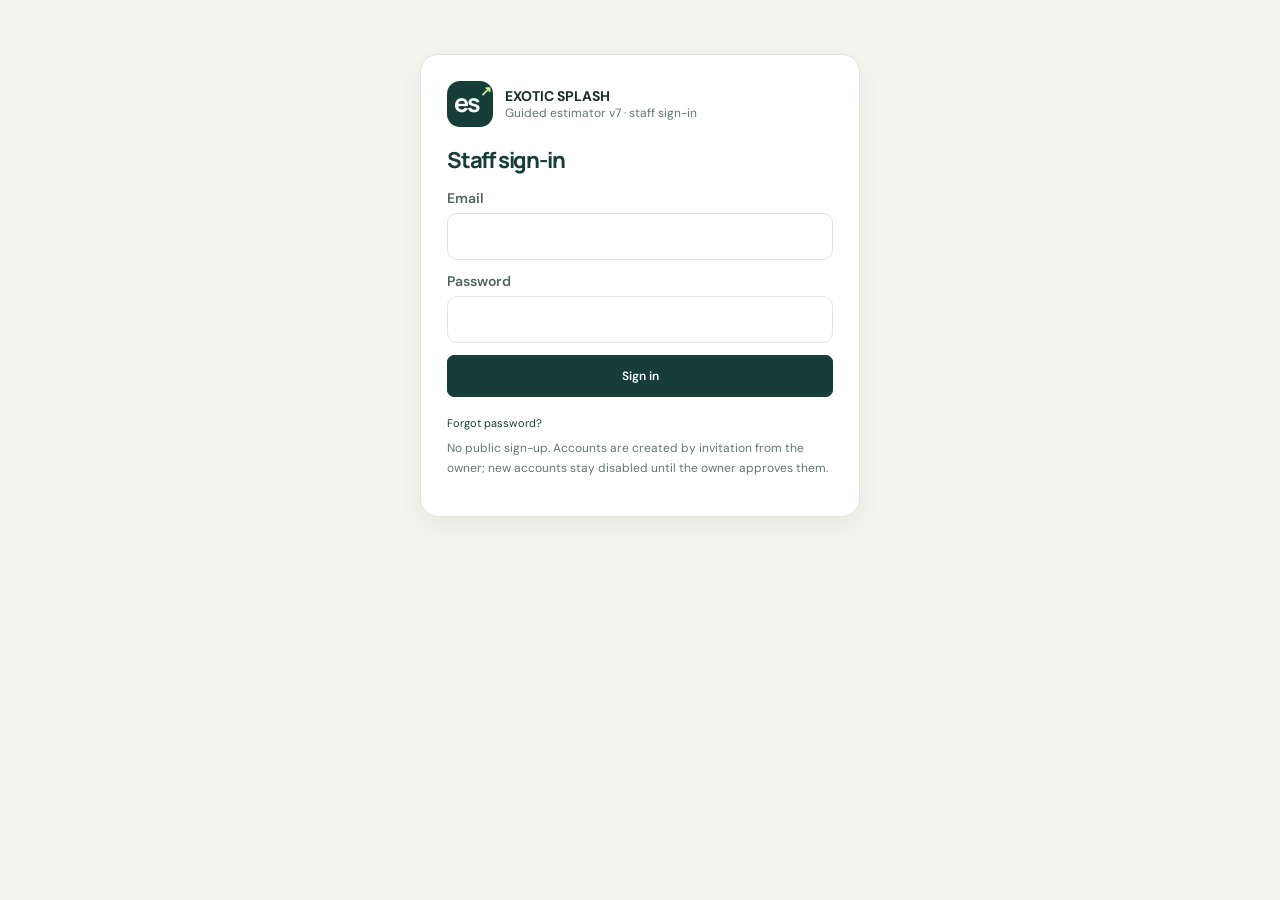
<file: index.html>
<!DOCTYPE html>
<html lang="en">
<head>
<meta charset="utf-8">
<meta name="viewport" content="width=device-width,initial-scale=1,viewport-fit=cover">
<meta name="theme-color" content="#163d37">
<meta name="referrer" content="no-referrer">
<meta name="robots" content="noindex,nofollow">
<title>Exotic Splash | Guided Estimator v7 (staff sign-in)</title>
<meta name="description" content="Exotic Splash staff estimator. Staff sign-in; pricing enforced by the server.">
<link rel="stylesheet" href="css/app.css">
<link rel="stylesheet" href="css/auth.css">
<link rel="stylesheet" href="css/mobile.css">
</head>
<body>
<div id="gate" class="gate" aria-live="polite"><p class="gate-loading" data-gate-state="loading">Loading…</p></div>
<div id="appRoot" hidden>
<div id="modeBanner" class="mode-banner" role="alert" hidden></div>
<div class="app-shell">
<aside class="sidebar">
  <div class="sidebar-top">
    <button type="button" class="menu-toggle" id="menuToggle" aria-expanded="false" aria-controls="nav"><span class="menu-bars" aria-hidden="true"></span><span>Menu</span></button>
    <a class="brand" href="#"><span class="brand-mark">es<span>↗</span></span><span>EXOTIC SPLASH<small>GUIDED ESTIMATOR v7</small></span></a>
    <span class="save-pill" id="savePillHeader" role="status" data-state="saved">Saved</span>
    <button type="button" class="quiet icon-btn" id="replayWalkthrough" aria-label="Replay the introduction">?</button>
  </div>
  <div class="side-label">WORKSPACE</div>
  <nav id="nav">
    <button data-view="guided" class="active">▦ <span>Guided workflow</span></button>
    <button data-view="jobs">☰ <span>Jobs</span></button>
    <button data-view="rates">⚙ <span>Costs & pricing</span></button>
    <button data-view="customer">▤ <span>Customer doc</span></button>
    <button data-view="guide">📘 <span>Install guide</span></button>
    <button data-view="subcontractor">▣ <span>Subcontractor</span></button>
    <button data-view="internal">◷ <span>Internal plan</span></button>
  </nav>
  <div class="side-bottom">
    <span class="status-dot"></span> <span id="saveStatus">Saved locally · Cloud OFF</span>
    <p id="sideNote">Private workspace<br/>Jobs stay in this browser. Cloud backup is not configured.</p>
    <div class="cloud-badge off" id="sideCloud" style="margin:10px 0">CLOUD OFF</div>
    <button class="text-button" id="helpBtn">What information do I need? ↗</button>
  </div>
</aside>
<div class="main-shell">
  <header class="topbar">
    <span id="breadcrumb">Guided / Field workflow</span>
    <div class="top-actions">
      <button id="backup" class="quiet">↓ Backup</button>
      <label class="quiet file-label" id="restoreLabel">↑ Restore<input id="restore" type="file" accept="application/json" hidden></label>
      <button id="newJob" class="quiet">+ New job</button>
      <button id="signOutTop" class="quiet" type="button" hidden>Sign out</button>
    </div>
  </header>
  <main id="main"></main>
  <footer class="app-footer">EXOTIC SPLASH EPOXY LLC <span id="footMode">Guided v7 · offline demo · local only</span></footer>
</div>
</div>
</div>
<div id="printHost"></div>
<div id="toast" role="status" aria-live="polite"></div>
<dialog id="helpDialog">
  <button class="dialog-close" aria-label="Close help">×</button>
  <span class="eyebrow">BEFORE YOU QUOTE</span>
  <h2>Walk the job. Capture as you go.</h2>
  <ol>
    <li>Customer name, company, phone/email, and full job address (creates the local job).</li>
    <li>Named floor areas with sq ft and optional photo references (reference only — no auto measure).</li>
    <li>Slab condition and prep. Moisture-control primer is optional and OFF by default — select deliberately with price visible.</li>
    <li>System selections: color, flake/solid/metallic/sealer, topcoat, slip-resistant texture.</li>
    <li>Payment option, property add-in, mileage, crew, and terms.</li>
    <li>Export customer estimate + install guide, subcontractor, or internal docs. Backup JSON. Cloud stays OFF until approved setup.</li>
  </ol>
  <p class="notice">Starting prices are editable planning allowances. Confirm slab, moisture testing needs, and product system before committing. This file does not upload, host links, or message anyone.</p>
</dialog>
<!-- Public runtime config (Supabase URL + anon/publishable key ONLY). -->
<script src="public-config.js"></script>
<script src="vendor/supabase-js-2.119.0.umd.js" integrity="sha384-uteMfOloLDGt042uDz+xHGF3ym63/WQ6rFq7murQRG8Ih7QrXGEGNtWd8688sb4O"></script>
<script src="js/price-sanity.js"></script>
<script src="js/epoxy-engine.js"></script>
<script src="js/discount-approval.js"></script>
<script src="js/discount-client.js"></script>
<script src="js/quote-core.js"></script>
<script src="js/price-proposals.js"></script>
<script src="js/es-config.js"></script>
<script src="js/es-cloud.js"></script>
<script src="ui/job-board.js"></script>
<script src="js/followup-core.js"></script>
<script src="js/followup-ui.js"></script>
<script src="js/guided-app.js"></script>
<script src="js/mobile-ux.js"></script>
<script src="js/es-gate.js"></script>
</body>
</html>
</file>
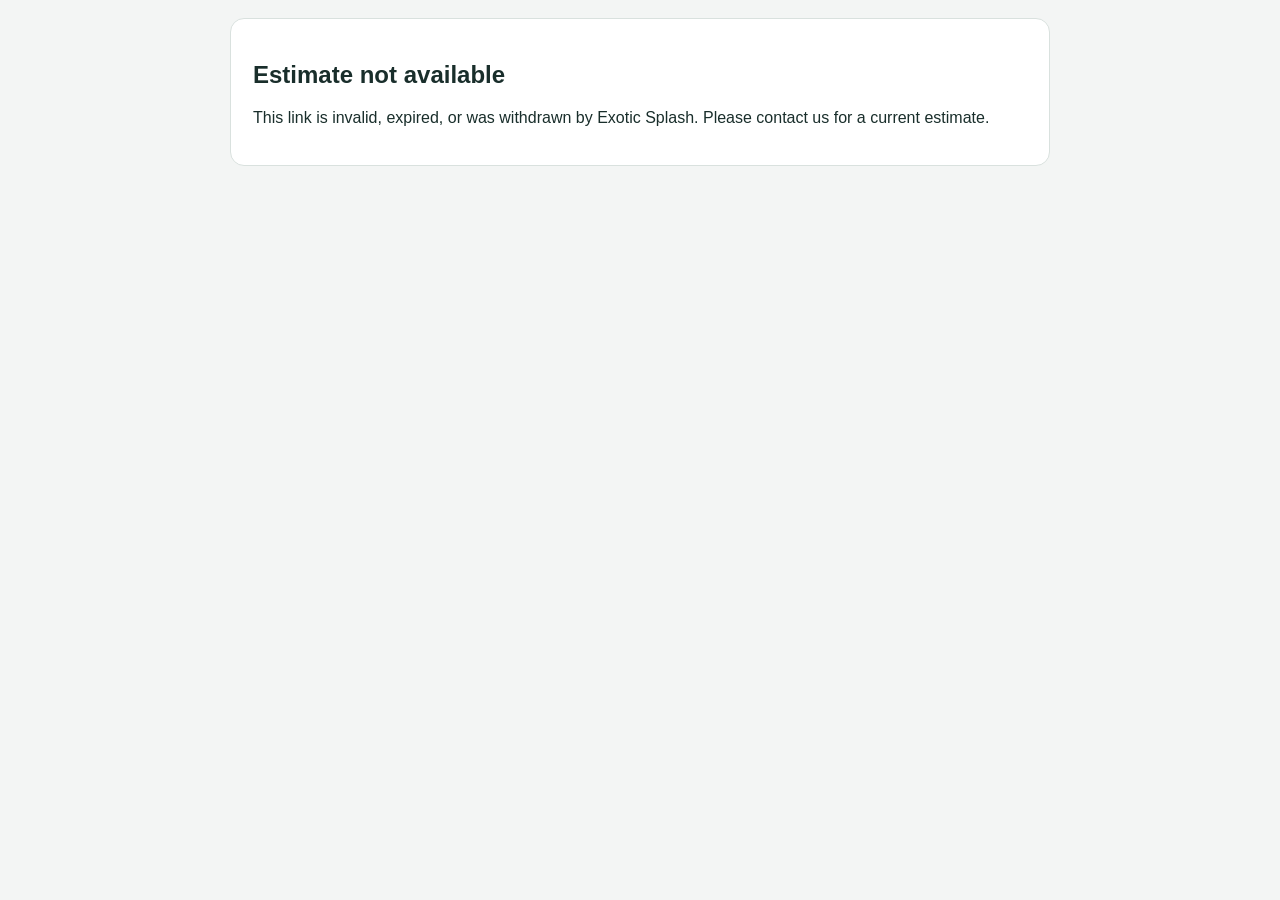
<file: estimate.html>
<!DOCTYPE html>
<html lang="en">
<head>
<meta charset="utf-8">
<meta name="viewport" content="width=device-width,initial-scale=1">
<meta name="referrer" content="no-referrer">
<meta name="robots" content="noindex,nofollow">
<title>Your estimate | Exotic Splash Epoxy</title>
<style>
body{margin:0;font-family:Arial,Helvetica,sans-serif;background:#f3f5f4;color:#192e2b}
.wrap{max-width:820px;margin:0 auto;padding:18px}
.est-card{background:#fff;border:1px solid #d9e1de;border-radius:14px;padding:22px}
.est-head{display:flex;justify-content:space-between;gap:16px;flex-wrap:wrap;border-bottom:2px solid #163d37;padding-bottom:12px}
.est-brand{font-weight:800;font-size:20px;color:#163d37}.est-contact{font-size:12px;color:#55625f}
.est-title h1{margin:0;font-size:24px}.est-title p{margin:4px 0 0;color:#55625f}
h2{font-size:15px;margin:20px 0 8px;color:#163d37}
table{width:100%;border-collapse:collapse}td,th{padding:8px;border-bottom:1px solid #e5ebe9;text-align:left;font-size:14px;vertical-align:top}
td small{display:block;color:#66736f;font-size:12px}.num{text-align:right;white-space:nowrap}
.est-totals{margin-top:8px}.est-totals .grand td{font-weight:800;font-size:17px;border-top:2px solid #163d37}
.est-pending{background:#fff4e0;border:1px solid #e0a040;padding:12px;border-radius:10px;margin:12px 0}
.est-opts{display:grid;grid-template-columns:repeat(auto-fit,minmax(180px,1fr));gap:8px}.opt{border:1px solid #d9e1de;border-radius:10px;padding:10px;display:flex;flex-direction:column;gap:4px}.opt.sel{border-color:#163d37;background:#eef6f3}
.est-pre{white-space:pre-wrap}.est-note{font-size:13px;color:#55625f}.est-foot{margin-top:22px;font-size:12px;color:#66736f;border-top:1px solid #e5ebe9;padding-top:10px}
.state{padding:28px;text-align:center;color:#55625f}
.est-accept{margin-top:22px;padding:16px;border:1px solid #c7dcb0;border-radius:12px;background:#f6faf2}
.est-accept h2{margin-top:0}.est-accept label{display:grid;gap:6px;font-size:14px;font-weight:600;margin:10px 0}
.est-accept input,.est-accept textarea{font:inherit;padding:10px;border:1px solid #d9e1de;border-radius:8px;font-size:16px}
.est-accept button{font:inherit;font-weight:700;padding:12px 18px;border:0;border-radius:10px;background:#163d37;color:#fff;cursor:pointer}
.est-accept button[disabled]{opacity:.6;cursor:default}.est-accept-msg{margin-top:10px;color:#7a2620;font-size:14px}
.est-accepted{margin-top:22px;padding:14px;border:1px solid #c7dcb0;border-radius:12px;background:#eef6e6}
@media print{body{background:#fff}.wrap{padding:0}.est-card{border:0}.noprint{display:none}}
</style>
</head>
<body>
<div class="wrap">
  <div id="estimate" class="state" aria-live="polite">Loading your estimate…</div>
  <p class="noprint" style="text-align:center;margin-top:14px"><button id="printBtn" type="button" hidden>Print / save PDF</button></p>
</div>
<script src="public-config.js"></script>
<script src="vendor/supabase-js-2.119.0.umd.js" integrity="sha384-uteMfOloLDGt042uDz+xHGF3ym63/WQ6rFq7murQRG8Ih7QrXGEGNtWd8688sb4O"></script>
<script src="js/es-config.js"></script>
<script src="js/es-cloud.js"></script>
<script src="js/es-estimate-view.js"></script>
<script>
(async function(){
  'use strict';
  const host=document.getElementById('estimate');
  const show=(html,st)=>{host.className='';host.innerHTML=html;host.dataset.estimateState=st};
  const cfg=EsConfig.validate(window.ES_PUBLIC_CONFIG);
  if(cfg.state!=='ok'){host.textContent='This estimate page is not configured yet. Please contact Exotic Splash for your estimate.';host.dataset.estimateState='unconfigured';return}
  const token=EsEstimateView.tokenFromHash(location.hash);
  if(!token){show(EsEstimateView.render(null),'unavailable');return}
  try{
    const client=supabase.createClient(cfg.url,cfg.key,{auth:{persistSession:false,autoRefreshToken:false,detectSessionInUrl:false}});
    const cloud=EsCloud.create(client);
    const data=await cloud.getSharedEstimate(token);
    let acceptance=null;
    if(data&&data.estimate){try{acceptance=await cloud.getEstimateAcceptance(token)}catch(e){acceptance=null}}
    const paint=()=>show(EsEstimateView.render(data,acceptance),data&&data.estimate?'ok':'unavailable');
    paint();
    if(data){const b=document.getElementById('printBtn');b.hidden=false;b.onclick=()=>print();}
    document.addEventListener('submit',async ev=>{
      const f=ev.target;if(!f||f.id!=='acceptForm')return;ev.preventDefault();
      const name=(document.getElementById('acceptName').value||'').trim();
      const note=(document.getElementById('acceptNote').value||'').trim();
      const msg=document.getElementById('acceptMsg'),btn=document.getElementById('acceptBtn');
      if(!name){msg.textContent='Please enter your name.';return}
      btn.disabled=true;btn.textContent='Recording…';msg.textContent='';
      try{
        const r=await cloud.acceptSharedEstimate(token,name,note);
        acceptance={accepted_name:r&&r.accepted_name||name,accepted_at:r&&r.accepted_at||new Date().toISOString()};
        paint();
      }catch(e){
        btn.disabled=false;btn.textContent='Accept estimate';
        msg.textContent=(e&&e.message)||'Could not record your acceptance. Please try again or contact Exotic Splash.';
      }
    });
  }catch(e){host.textContent='Could not load the estimate right now. Please try again later or contact Exotic Splash.';host.dataset.estimateState='error'}
})();
</script>
</body>
</html>
</file>
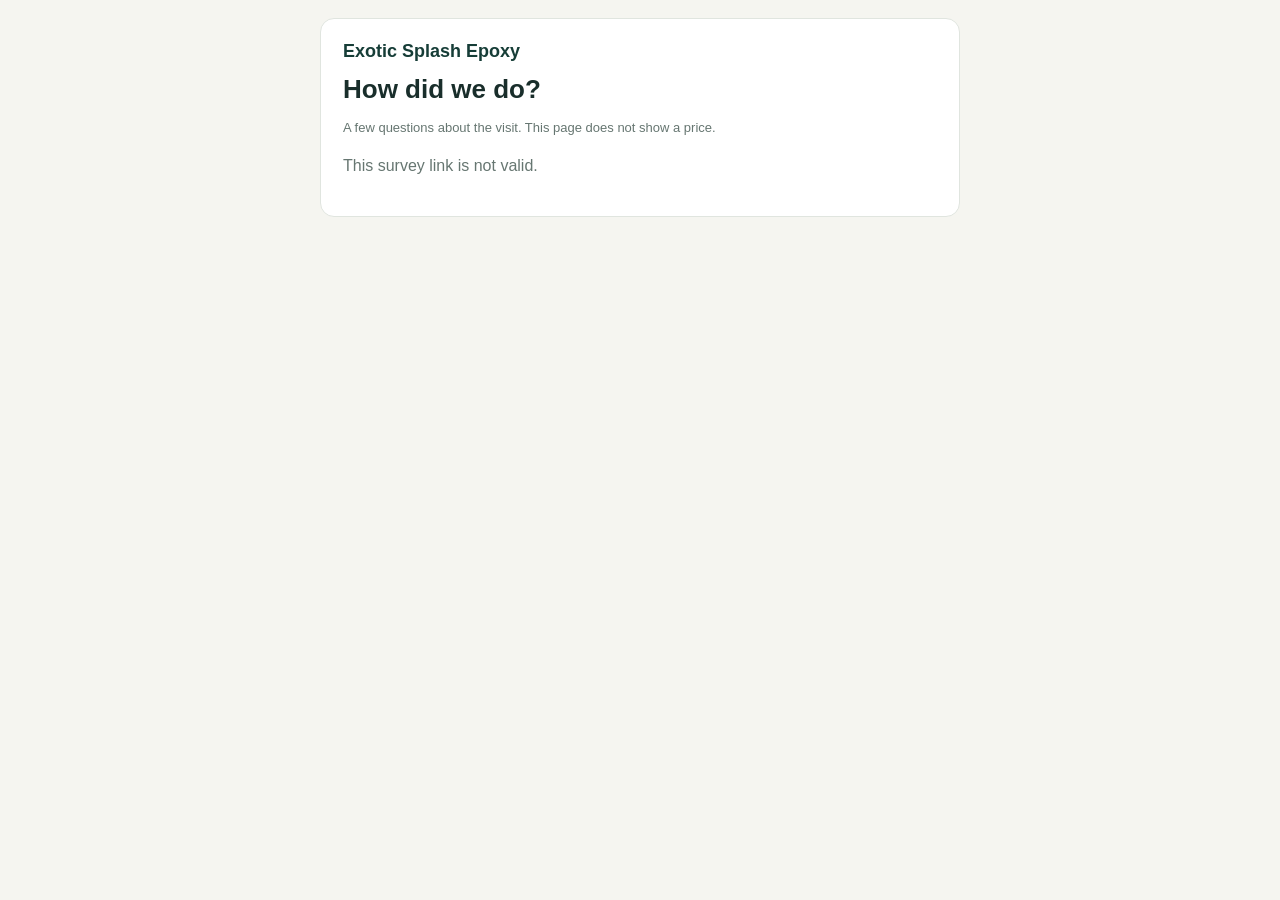
<file: survey.html>
<!DOCTYPE html>
<html lang="en">
<head>
<meta charset="utf-8">
<meta name="viewport" content="width=device-width,initial-scale=1">
<meta name="referrer" content="no-referrer">
<meta name="robots" content="noindex,nofollow">
<title>How did we do? | Exotic Splash Epoxy</title>
<style>
body{margin:0;background:#f5f5f0;color:#192e2b;font-family:Arial,Helvetica,sans-serif}
.wrap{max-width:640px;margin:0 auto;padding:18px}
.card{background:#fff;border:1px solid #e0e5df;border-radius:14px;padding:22px}
.brand{font-weight:800;color:#163d37;font-size:18px}
h1{font-size:26px;margin:12px 0 8px}
p{color:#667671;line-height:1.5}
fieldset{border:1px solid #e0e5df;border-radius:10px;margin:12px 0;padding:12px}
legend{font-weight:700;padding:0 6px}
label{display:block;margin:8px 0;font-size:15px}
textarea,input[type=text]{width:100%;box-sizing:border-box;font:inherit;padding:10px;border:1px solid #d9e1de;border-radius:8px}
.scale label{display:inline-flex;gap:6px;margin-right:10px}
button{font:inherit;font-weight:700;padding:12px 18px;border:0;border-radius:10px;background:#163d37;color:#fff;cursor:pointer}
button[disabled]{opacity:.6;cursor:default}
#surveyMsg{min-height:1.2em}
.note{font-size:13px}
</style>
</head>
<body>
<div class="wrap">
  <div class="card" id="survey" aria-live="polite">
    <div class="brand">Exotic Splash Epoxy</div>
    <h1>How did we do?</h1>
    <p class="note">A few questions about the visit. This page does not show a price.</p>
    <p id="surveyState">Loading…</p>
  </div>
</div>
<script src="public-config.js"></script>
<script src="vendor/supabase-js-2.119.0.umd.js" integrity="sha384-uteMfOloLDGt042uDz+xHGF3ym63/WQ6rFq7murQRG8Ih7QrXGEGNtWd8688sb4O"></script>
<script src="js/es-config.js"></script>
<script src="js/es-cloud.js"></script>
<script src="js/followup-core.js"></script>
<script src="js/followup-ui.js"></script>
<script>
(function(){
  'use strict';
  const host=document.getElementById('survey');
  const stateEl=document.getElementById('surveyState');
  const F=window.EsFollowup;
  const UI=window.EsFollowupUI;
  const params=new URLSearchParams(location.search);
  const preview=params.get('preview')==='1';
  function say(text){stateEl.textContent=text;host.dataset.surveyState=text? 'note':'form'}
  function readAnswers(form){
    const answers={};
    for(const q of F.SURVEY_QUESTIONS){
      if(q.type==='text'){
        const el=form.elements[q.id];
        answers[q.id]=el?el.value:'';
      }else{
        const picked=form.querySelector('input[name="'+q.id+'"]:checked');
        answers[q.id]=picked?picked.value:'';
      }
    }
    return answers;
  }
  function paint(questions){
    stateEl.hidden=true;
    const holder=document.createElement('div');
    holder.innerHTML=UI.surveyForm(questions);
    host.appendChild(holder);
    host.dataset.surveyState='form';
    return holder.querySelector('#surveyForm');
  }
  function thankYou(){
    host.innerHTML='<div class="brand">Exotic Splash Epoxy</div><h1>Thank you.</h1><p>Your answers were saved. This link will not open the survey again.</p>';
    host.dataset.surveyState='done';
  }
  if(preview){
    const form=paint(F.SURVEY_QUESTIONS);
    form.addEventListener('submit',function(ev){
      ev.preventDefault();
      const check=F.validateSurveyAnswers(readAnswers(form));
      const msg=form.querySelector('#surveyMsg');
      if(!check.ok){msg.textContent=check.error||'Please answer each question.';return}
      host.innerHTML='<div class="brand">Exotic Splash Epoxy</div><h1>Preview only.</h1><p>These answers were not saved. Open the link from your text to send them.</p>';
      host.dataset.surveyState='preview-done';
    });
    return;
  }
  const cfg=EsConfig.validate(window.ES_PUBLIC_CONFIG);
  if(cfg.state!=='ok'){say('This survey is not configured yet. Please contact Exotic Splash.');host.dataset.surveyState='unconfigured';return}
  const token=F.tokenFromHash(location.hash);
  if(!F.TOKEN_RE.test(token)){say('This survey link is not valid.');host.dataset.surveyState='invalid';return}
  const client=supabase.createClient(cfg.url,cfg.key,{auth:{persistSession:false,autoRefreshToken:false,detectSessionInUrl:false}});
  const cloud=EsCloud.create(client);
  cloud.getFollowupSurvey(token).then(function(data){
    if(!data||data.ok!==true){
      say(data&&data.code==='used'?'These answers were already sent. Thank you.':'This survey link is not valid.');
      host.dataset.surveyState=data&&data.code==='used'?'used':'invalid';
      return;
    }
    const form=paint(data.questions||F.SURVEY_QUESTIONS);
    form.addEventListener('submit',function(ev){
      ev.preventDefault();
      const answers=readAnswers(form);
      const check=F.validateSurveyAnswers(answers);
      const msg=form.querySelector('#surveyMsg');
      const btn=form.querySelector('#surveySubmit');
      if(!check.ok){msg.textContent=check.error||'Please answer each question.';return}
      btn.disabled=true;
      cloud.submitFollowupSurvey(token,check.answers).then(function(res){
        if(res&&res.ok)thankYou();
        else{btn.disabled=false;msg.textContent=(res&&res.code==='used')?'These answers were already sent.':((res&&res.error)||'Could not save. Please try again.');}
      }).catch(function(){btn.disabled=false;msg.textContent='Could not save. Please try again.';});
    });
  }).catch(function(){say('Could not open the survey right now. Please try again later.');host.dataset.surveyState='error'});
})();
</script>
</body>
</html>
</file>
<file: css/app.css>
/* v6 styles (unchanged, extracted from Exotic_Splash_Estimator_v6.html) */
@import url('https://fonts.googleapis.com/css2?family=DM+Sans:wght@400;450;500;550;600;650;700&family=Manrope:wght@400;500;600;650;700;750;800&display=swap');
:root{--bg:#f5f5f0;--paper:#fff;--ink:#192e2b;--muted:#667671;--line:#e0e5df;--green:#163d37;--lime:#dceb9c;--soft:#edf2e9;--orange:#b76a3a;--red:#a43b35}*{box-sizing:border-box}body{margin:0;background:var(--bg);color:var(--ink);font:14px 'DM Sans',Arial,sans-serif}button,input,select,textarea{font:inherit}button,a,input,select,textarea{outline-offset:4px}button{cursor:pointer}button{border:0}a{color:inherit}.app-shell{display:flex;min-height:100vh}.sidebar{width:246px;background:#fdfdfa;border-right:1px solid var(--line);position:fixed;inset:0 auto 0 0;display:flex;flex-direction:column;padding:34px 22px;z-index:20}.brand{display:flex;align-items:center;gap:12px;text-decoration:none;font:800 12px Manrope,Arial;letter-spacing:.9px}.brand small{display:block;font:500 8px 'DM Sans',Arial;letter-spacing:1.1px;margin-top:5px}.brand-mark{display:block;background:var(--green);color:white;border-radius:13px;width:46px;height:46px;font:700 25px Manrope;padding:4px 7px;position:relative;letter-spacing:-2px}.brand-mark span{font-size:14px;position:absolute;right:3px;top:0;color:var(--lime)}.side-label{font-size:10px;letter-spacing:1.5px;color:#8d9690;margin:52px 14px 15px}nav{display:grid;gap:8px}nav button{background:none;text-align:left;padding:15px;border-radius:8px;color:var(--muted);font-size:17px;display:flex;gap:12px;align-items:center}nav span{font-size:13px;font-weight:600}nav button.active{color:var(--green);background:#eaf0e7}nav button:hover{background:#f0f3ed}.side-bottom{margin-top:auto;padding:28px 12px 0;font-size:11px;color:var(--muted)}.status-dot{display:inline-block;width:6px;height:6px;background:#719350;border-radius:50%;margin-right:3px}.side-bottom p{line-height:1.7;color:#8b948e}.text-button{background:none;padding:0;font-size:11px;color:var(--green)}.main-shell{margin-left:246px;flex:1;min-width:0}.topbar{height:78px;display:flex;justify-content:space-between;align-items:center;border-bottom:1px solid var(--line);padding:0 42px;color:var(--muted);font-size:12px}.top-actions{display:flex;gap:7px}.quiet{padding:9px 11px;background:transparent;border:1px solid var(--line);border-radius:6px;color:var(--ink);font-size:12px}.quiet:hover{background:white}.file-label{cursor:pointer}main{padding:34px 42px 45px;max-width:1660px;margin:auto}.page-head{display:flex;justify-content:space-between;gap:20px;align-items:end;margin-bottom:26px}.eyebrow{display:block;font-size:10px;font-weight:700;letter-spacing:1.8px;color:#79886b;margin-bottom:10px}h1,h2,h3,h4{font-family:Manrope,Arial,sans-serif}h1{font-size:32px;letter-spacing:-1.2px;margin:0 0 8px;font-weight:750}h2{font-size:21px;letter-spacing:-.5px;margin:0 0 9px}h3{font-size:16px;letter-spacing:-.3px;margin:0}p{color:var(--muted);line-height:1.6;margin:0 0 12px}.page-head p{margin:0}.button{display:inline-flex;align-items:center;justify-content:center;gap:8px;padding:12px 16px;border-radius:7px;font-weight:600;font-size:12px;background:var(--green);color:white;text-decoration:none;border:1px solid var(--green)}.button:hover{background:#28534a}.button.secondary{background:white;color:var(--green);border-color:var(--line)}.button.secondary:hover{background:var(--soft)}.button.lime{background:var(--lime);color:var(--green);border-color:var(--lime)}.button.small{padding:8px 11px;font-size:11px}.layout{display:grid;grid-template-columns:minmax(0,1fr) 306px;gap:25px;align-items:start}.stack{display:grid;gap:20px}.card{background:var(--paper);border:1px solid var(--line);border-radius:12px;padding:25px;box-shadow:0 2px 3px #153b3010}.card-head{display:flex;align-items:center;gap:12px;margin-bottom:22px}.step{display:grid;place-items:center;background:var(--soft);border:1px solid var(--line);width:31px;height:31px;border-radius:50%;font-size:11px;color:#6a7c5b}.card-head .sub{font-size:11px;color:var(--muted);margin-top:4px}.card-head .right{margin-left:auto}.fields{display:grid;grid-template-columns:repeat(2,minmax(0,1fr));gap:16px}.fields.three{grid-template-columns:repeat(3,minmax(0,1fr))}.fields.four{grid-template-columns:repeat(4,minmax(0,1fr))}.field{display:flex;flex-direction:column;gap:7px;min-width:0}.field.full{grid-column:1/-1}label{font-size:11px;font-weight:600;color:#52645c}.field input,.field select,.field textarea{width:100%;border:1px solid #dbe1da;background:#fcfcfa;color:var(--ink);border-radius:6px;padding:11px 12px;font-size:13px;min-height:41px}.field input:focus,.field select:focus,.field textarea:focus{border-color:#73977e;outline:2px solid #e1ecd7}.field small{font-size:10px;color:#7b887f;line-height:1.5}.field textarea{min-height:80px;resize:vertical}.field input[type=checkbox]{width:16px;height:16px;min-height:0;accent-color:var(--green)}.check-label{display:flex;align-items:center;gap:8px;line-height:1.5;margin:12px 0}.area{border:1px solid var(--line);border-radius:9px;padding:19px;background:#fdfdfb;margin:12px 0}.area-top{display:flex;align-items:center;gap:8px;justify-content:space-between;margin-bottom:15px}.area-badge{font-size:9px;letter-spacing:1.1px;color:#849276;font-weight:700}.remove{background:none;color:#89948c;font-size:20px;padding:0 3px}.finish-picker{display:grid;grid-template-columns:repeat(5,1fr);gap:6px;margin:15px 0}.finish-choice{font-size:10px;padding:10px 3px;border:1px solid var(--line);border-radius:6px;background:white;color:#6b7b70;line-height:1.5}.finish-choice.active{border-color:var(--green);color:var(--green);background:#edf3e8;font-weight:700}.finish-choice .swatch{display:block;margin:0 auto 7px;width:26px;height:22px;border-radius:4px;border:1px solid #00000010}.swatch.solid{background:#b6c1b5}.swatch.flake{background-color:#b6b5a3;background-image:radial-gradient(#fff 15%,transparent 20%),radial-gradient(#525951 15%,transparent 20%);background-position:0 0,3px 4px;background-size:7px 8px}.swatch.metallic{background:linear-gradient(130deg,#a1a99e 5%,#e3d3a8 30%,#738675 49%,#efe6ce 60%,#8b9b8c 100%)}.swatch.sealer{background:linear-gradient(15deg,#c9c4b6,#e0ddce)}.swatch.level{background:#a1a69c}.area-options{border-top:1px solid var(--line);margin-top:15px;padding-top:8px}.depth-row{margin-top:12px}.add-area{width:100%;padding:13px;border:1px dashed #a6b8a2;color:var(--green);background:#f7faf2;border-radius:7px;font-size:12px;font-weight:600}.summary{position:sticky;top:22px;display:grid;gap:14px}.quote-summary{background:var(--green);color:white;border:0;padding:24px;border-radius:12px}.summary-label{font-size:10px;letter-spacing:1.5px;color:#bbd2bc}.big-total{font:600 38px Manrope,Arial;letter-spacing:-1.5px;margin:13px 0 4px}.per-sqft{color:#c4d9ca;font-size:11px}.summary-rule{border-top:1px solid #ffffff25;margin:22px 0 14px}.summary-row{display:flex;justify-content:space-between;gap:8px;margin:10px 0;font-size:12px;color:#d8e5da}.summary-row strong{color:white;font-weight:500}.summary button{width:100%;margin-top:15px}.summary-note{font-size:10px;color:#bed2c3;margin:12px 0 0;line-height:1.6}.cost-mini{border:1px solid var(--line);border-radius:11px;padding:20px;background:#eeefe6}.cost-mini .summary-row{color:#637463}.cost-mini .summary-row strong{color:var(--green)}.cost-mini .eyebrow{color:#7d886e}.cost-mini .loss{color:var(--red)}.notice{font-size:11px;line-height:1.7;padding:13px 15px;background:#f8f2e5;border:1px solid #e9dfc7;border-radius:7px;color:#8c7447}.notice.error{color:var(--red);background:#fff0ec;border-color:#edcec5}.notice.good{color:var(--green);background:#edf3e8;border-color:#dce7d7}.divider{border-top:1px solid var(--line);margin:20px 0}.inline-actions{display:flex;gap:8px;flex-wrap:wrap}.route-message{font-size:11px;line-height:1.6;color:var(--muted);margin:12px 0}.route-disclosure{font-size:10px;color:#8c948a;margin:9px 0}.method-note{font-size:11px;color:#748174;margin:12px 0 0}.pricing-extra{margin-top:16px}.metrics{display:grid;grid-template-columns:repeat(4,1fr);gap:14px;margin:22px 0}.metric{background:white;border:1px solid var(--line);padding:18px;border-radius:8px}.metric span{display:block;font-size:10px;color:var(--muted);margin-bottom:10px}.metric strong{font:650 22px Manrope;letter-spacing:-.5px}.metric small{display:block;margin-top:7px;color:#8a958b;font-size:10px}.table-wrap{overflow-x:auto}table{width:100%;border-collapse:collapse;font-size:12px}th{background:#f0f3ec;color:#687861;text-align:left;font-size:10px;letter-spacing:.3px;padding:12px}td{padding:13px 12px;border-bottom:1px solid var(--line);line-height:1.6}td small{display:block;font-size:10px;color:#7e8a7e}th.num,td.num{text-align:right;white-space:nowrap}.total-row{font-weight:700;background:#f6f8f0}details{border:1px solid var(--line);background:white;border-radius:10px;margin:15px 0}summary{cursor:pointer;list-style:none;font:650 15px Manrope;padding:21px;display:flex;justify-content:space-between;gap:10px}summary:after{content:'+';color:#809171}details[open] summary:after{content:'−'}details>.detail-body{padding:0 23px 23px}details p{font-size:12px}.product-edit{display:grid;grid-template-columns:1.5fr 1fr 1fr 1fr;gap:12px;padding:16px 0;border-top:1px solid var(--line);align-items:end}.product-name{font-weight:600;font-size:12px;padding-bottom:12px}.product-name small{display:block;font-size:10px;color:#7b887c;font-weight:400;margin-top:4px}.rate-banner{padding:20px;background:#e9efde;border-radius:9px;display:flex;gap:15px;align-items:start}.rate-banner p{font-size:12px;margin:0}.document{background:white;max-width:900px;margin:0 auto;border:1px solid var(--line);border-radius:8px;padding:45px;box-shadow:0 7px 25px #203b2010}.doc-top{display:flex;justify-content:space-between;gap:15px;border-bottom:2px solid var(--green);padding-bottom:25px;margin-bottom:25px}.doc-brand{font:750 21px Manrope;max-width:360px}.doc-contact{font-size:11px;line-height:1.7;color:#6a776e;margin-top:9px}.doc-title{text-align:right}.doc-title h2{font-size:21px;text-transform:uppercase;letter-spacing:1px}.doc-title p{font-size:11px;margin:0}.doc-client{display:grid;grid-template-columns:1fr 1fr;gap:20px;margin-bottom:25px;font-size:12px;line-height:1.8}.doc-caption{display:block;font-size:9px;letter-spacing:1px;color:#819078;margin-bottom:6px;text-transform:uppercase}.doc-total{max-width:330px;margin:20px 0 25px auto}.doc-total>div{display:flex;justify-content:space-between;padding:7px;font-size:12px}.doc-total .grand{background:var(--green);color:white;padding:14px;font-size:17px;font-weight:700;margin-top:7px}.doc-terms{font-size:11px;color:#667569;line-height:1.8}.doc-terms h4{font-size:12px;color:var(--green);margin:20px 0 6px}.signature{display:flex;gap:30px;margin-top:38px;font-size:10px}.signature>div{flex:1;border-top:1px solid #9ba99a;padding-top:8px}.doc-tools{display:flex;justify-content:space-between;gap:12px;margin-bottom:20px;align-items:center}.doc-tools p{font-size:12px;margin:0}.app-footer{display:flex;justify-content:space-between;padding:22px 42px;border-top:1px solid var(--line);font-size:9px;letter-spacing:1.3px;color:#98a08f}.app-footer span{letter-spacing:0}dialog{border:1px solid var(--line);border-radius:14px;padding:35px;max-width:560px;color:var(--ink);width:calc(100% - 28px)}dialog::backdrop{background:#102d2780;backdrop-filter:blur(3px)}dialog ol{padding-left:20px;color:var(--muted);font-size:13px;line-height:1.8}.dialog-close{position:absolute;right:15px;top:10px;font-size:25px;background:none;color:var(--muted)}#toast{position:fixed;bottom:25px;left:50%;transform:translateX(-50%);background:var(--green);color:white;border-radius:8px;padding:13px 23px;font-size:12px;box-shadow:0 5px 20px #0003;display:none;z-index:100}#toast.show{display:block}#printHost{display:none}.empty{padding:35px;text-align:center;color:var(--muted)}.span-full{grid-column:1/-1}.mobile-word{display:none}.option-grid{display:grid;grid-template-columns:repeat(auto-fit,minmax(190px,1fr));gap:10px;margin:4px 0 14px}.option-card{text-align:left;background:white;border:1px solid var(--line);border-radius:9px;padding:14px;color:var(--ink);display:flex;flex-direction:column;gap:5px;line-height:1.45}.option-card:hover{background:#f7faf2}.option-card.active{border:2px solid var(--green);background:#edf3e8;padding:13px}.option-card .opt-name{font:700 12px Manrope,Arial}.option-card .opt-total{font:700 20px Manrope,Arial;letter-spacing:-.4px;color:var(--green)}.option-card .opt-meta{font-size:10px;color:var(--muted)}.option-card .opt-save{font-size:10px;color:#4f7a3a;font-weight:700}.option-card ul{margin:4px 0 0;padding-left:15px;font-size:10px;color:#52645c}.pill{display:inline-block;font-size:9px;font-weight:700;letter-spacing:.8px;background:var(--lime);color:var(--green);border-radius:20px;padding:2px 8px;margin-left:6px;vertical-align:middle}.formula{font-size:11px;line-height:1.7;color:#52645c;background:#f6f8f0;border:1px solid var(--line);border-radius:7px;padding:10px 12px;margin-top:12px}.doc-options td,.doc-options th{vertical-align:top}.doc-options tr.selected td{background:#edf3e8;font-weight:600}.doc-options ul{margin:0;padding-left:14px}
@media(min-width:1500px){.layout{grid-template-columns:minmax(0,1fr) 340px}.card{padding:30px}.big-total{font-size:42px}}
@media(max-width:1150px){.sidebar{width:205px;padding:28px 15px}.brand{font-size:10px;gap:8px}.brand-mark{width:39px;height:41px}.main-shell{margin-left:205px}.topbar{padding:0 25px}main{padding:28px 25px}.layout{grid-template-columns:minmax(0,1fr) 265px;gap:18px}.card{padding:20px}.fields.three,.fields.four{grid-template-columns:repeat(2,minmax(0,1fr))}.big-total{font-size:32px}.finish-choice{font-size:9px}}
@media(max-width:900px){.sidebar{position:static;width:100%;padding:18px 20px;border-right:0;border-bottom:1px solid var(--line)}.app-shell{display:block}.brand{font-size:12px}.side-label,.side-bottom{display:none}nav{grid-template-columns:repeat(4,1fr);gap:4px;margin-top:20px}nav button{padding:10px 8px;justify-content:center;gap:6px;font-size:14px}nav span{font-size:10px}.main-shell{margin:0}.topbar{height:59px}.layout{grid-template-columns:minmax(0,1fr) 270px}.product-edit{grid-template-columns:1.2fr 1fr 1fr 1fr}.page-head h1{font-size:27px}.app-footer{padding:20px 25px}}
@media(max-width:700px){main{padding:25px 16px 30px}.topbar{padding:0 16px}.topbar>span{display:none}.top-actions{justify-content:space-between;width:100%}.layout{grid-template-columns:1fr}.summary{position:static;grid-template-columns:1fr}.quote-summary{padding:23px}.summary .big-total{font-size:37px}.page-head{align-items:start;gap:10px}.page-head p{font-size:12px;max-width:270px}.page-head>.button{font-size:10px;padding:9px;white-space:nowrap}.eyebrow{font-size:9px}h1{font-size:26px}.card{padding:19px 16px}.fields{gap:13px}.fields.three,.fields.four{grid-template-columns:repeat(2,minmax(0,1fr))}.area{padding:15px 12px}.field input,.field select,.field textarea{font-size:16px;padding:10px}.field label{font-size:10px}.finish-choice{font-size:10px}.finish-picker{gap:4px}.metrics{grid-template-columns:1fr 1fr;gap:9px}.metric{padding:14px}.metric strong{font-size:20px}.product-edit{grid-template-columns:1fr 1fr 1fr;gap:8px}.product-name{grid-column:1/-1;padding-bottom:0}.product-edit .field input{font-size:14px}.product-edit label{font-size:9px}.document{padding:22px 16px}.doc-top{gap:12px}.doc-brand{font-size:17px}.doc-title h2{font-size:16px}.doc-client{grid-template-columns:1fr;gap:14px}.document table{font-size:10px}.document th,.document td{padding:9px 5px}.doc-tools{align-items:start;flex-direction:column}.app-footer{font-size:8px;padding:20px 16px}.app-footer span{display:none}.brand{justify-content:center}nav button{flex-direction:column;gap:4px}nav span{font-size:9px}.sidebar{padding:15px 12px}.signature{gap:20px}.doc-total{max-width:none}summary{padding:18px;font-size:14px}details>.detail-body{padding:0 17px 18px}}
@media print{@page{size:letter;margin:.55in}body{background:white;font-family:Arial,sans-serif}.app-shell,dialog,#toast{display:none!important}#printHost{display:block!important}.document{border:0;box-shadow:none;padding:0;max-width:none;border-radius:0}.document .doc-brand{font-family:Arial;font-size:20px}.document table{font-size:10px}.document th,.document td{padding:8px 6px}.document h2{font-family:Arial}.doc-top,.doc-client,tr,.signature{break-inside:avoid}.doc-terms{font-size:10px}.doc-terms h4{break-after:avoid}.document .grand{background:#e8eeea!important;color:#163d37!important}.internal-print{font-size:10px}.internal-print h3{margin:20px 0 10px}.internal-print .metrics{display:grid;grid-template-columns:repeat(4,1fr)}.internal-print .metric{padding:10px}.internal-print .metric strong{font-size:15px}.notice{font-size:10px}*{-webkit-print-color-adjust:exact;print-color-adjust:exact}}



/* Guided v3 additions */
.wizard-rail{display:flex;gap:6px;overflow-x:auto;padding:0 0 14px;margin:0 0 8px;-webkit-overflow-scrolling:touch}
.wizard-step{flex:0 0 auto;display:flex;align-items:center;gap:8px;padding:10px 12px;border:1px solid var(--line);border-radius:999px;background:white;color:var(--muted);font-size:11px;font-weight:600}
.wizard-step .n{width:22px;height:22px;border-radius:50%;display:grid;place-items:center;background:var(--soft);font-size:10px}
.wizard-step.active{border-color:var(--green);color:var(--green);background:#edf3e8}
.wizard-step.done{border-color:#c5d6b8;color:#4f7a3a}
.wizard-step.done .n{background:var(--lime)}
.progress-bar{height:6px;background:#e7ece4;border-radius:99px;overflow:hidden;margin-bottom:18px}
.progress-bar>i{display:block;height:100%;background:var(--green);width:0;transition:width .25s}
.nav-footer{display:flex;justify-content:space-between;gap:10px;flex-wrap:wrap;margin-top:18px;padding-top:14px;border-top:1px solid var(--line)}
.job-switcher{display:grid;gap:8px;margin:10px 0 18px;max-height:220px;overflow:auto}
.job-chip{text-align:left;padding:12px;border:1px solid var(--line);border-radius:9px;background:white;display:grid;gap:3px}
.job-chip.active{border-color:var(--green);background:#edf3e8}
.job-chip b{font-size:12px;color:var(--ink)}.job-chip small{font-size:10px;color:var(--muted)}
.cloud-badge{display:inline-flex;align-items:center;gap:6px;font-size:10px;font-weight:700;letter-spacing:.6px;padding:6px 10px;border-radius:999px;background:#f3f0e8;color:#8a7445;border:1px solid #e5dcc8}
.cloud-badge.off::before{content:'';width:7px;height:7px;border-radius:50%;background:#b08a3a}
.photo-grid{display:grid;grid-template-columns:repeat(auto-fill,minmax(110px,1fr));gap:10px;margin-top:10px}
.photo-card{border:1px solid var(--line);border-radius:8px;overflow:hidden;background:white;position:relative}
.photo-card img{width:100%;height:90px;object-fit:cover;display:block;background:#eef1ea}
.photo-card .meta{padding:7px 8px;font-size:10px;color:var(--muted);line-height:1.4}
.photo-card .x{position:absolute;top:4px;right:4px;background:#fff9;border-radius:50%;width:22px;height:22px;font-size:14px;line-height:20px}
.photo-add{border:1px dashed #a6b8a2;border-radius:8px;min-height:110px;display:grid;place-items:center;color:var(--green);background:#f7faf2;font-size:11px;font-weight:600;padding:10px;text-align:center;cursor:pointer}
.rect-row{display:grid;grid-template-columns:1fr 1fr auto;gap:8px;align-items:end;margin:6px 0}
.checklist{display:grid;gap:8px}
.check-item{display:flex;gap:10px;align-items:flex-start;padding:12px;border:1px solid var(--line);border-radius:8px;background:#fdfdfb}
.check-item.active{border-color:#c5d6b8;background:#edf3e8}
.check-item input{margin-top:2px}
.rating-row{display:grid;grid-template-columns:repeat(5,1fr);gap:6px}
.rating-btn{padding:10px 4px;border:1px solid var(--line);border-radius:7px;background:white;font-size:10px;color:var(--muted)}
.rating-btn.active{border-color:var(--green);background:#edf3e8;color:var(--green);font-weight:700}
.history-list{max-height:180px;overflow:auto;font-size:11px;color:var(--muted)}
.history-list div{padding:8px 0;border-bottom:1px solid var(--line)}
.empty-state{padding:28px 18px;text-align:center;border:1px dashed var(--line);border-radius:10px;background:#fafaf7;color:var(--muted)}
.empty-state h3{margin-bottom:6px}
.save-pill{font-size:10px;color:#719350}
.warn-banner{background:#fff0ec;border:1px solid #edcec5;color:var(--red);padding:12px 14px;border-radius:8px;font-size:11px;line-height:1.6;margin:10px 0}
.info-banner{background:#edf3e8;border:1px solid #dce7d7;color:var(--green);padding:12px 14px;border-radius:8px;font-size:11px;line-height:1.6;margin:10px 0}
.sample-banner{background:#f8f2e5;border:1px solid #e9dfc7;color:#8c7447;padding:12px 14px;border-radius:8px;font-size:11px;line-height:1.6;margin:10px 0}
.export-grid{display:grid;grid-template-columns:repeat(auto-fit,minmax(180px,1fr));gap:12px}
.export-card{border:1px solid var(--line);border-radius:10px;padding:16px;background:white;display:grid;gap:8px}
.export-card h4{margin:0;font-size:14px}
.export-card p{font-size:11px;margin:0}
.privacy-tag{font-size:9px;font-weight:700;letter-spacing:.7px;color:#4f7a3a;background:var(--lime);display:inline-block;padding:3px 8px;border-radius:99px}
.privacy-tag.warn{background:#f3e0d4;color:#a45a2a}
.step-complete{color:#4f7a3a;font-size:10px;font-weight:700}
@media(max-width:900px){nav{grid-template-columns:repeat(3,1fr)}.wizard-step span.lbl{display:none}}
@media(max-width:700px){.fields{grid-template-columns:1fr}.fields.three,.fields.four{grid-template-columns:1fr}.rating-row{grid-template-columns:repeat(3,1fr)}.rect-row{grid-template-columns:1fr 1fr auto}.nav-footer .button{flex:1;min-width:120px}}

/* Mobile document tables: scroll instead of viewport overflow */
.document,
.doc-options,
.card .document { max-width: 100%; }
.document table,
table.doc-options,
.card table {
  display: block;
  width: 100%;
  max-width: 100%;
  overflow-x: auto;
  -webkit-overflow-scrolling: touch;
}
@media (max-width: 420px) {
  .document table th,
  .document table td,
  table.doc-options th,
  table.doc-options td { white-space: nowrap; font-size: 11px; padding: 8px 6px; }
  .doc-top { flex-direction: column; gap: 10px; }
  .doc-client { grid-template-columns: 1fr !important; }
}

.table-wrap{width:100%;max-width:100%;overflow-x:auto;-webkit-overflow-scrolling:touch;border-radius:8px}
.table-wrap table{display:table;width:100%;min-width:480px}

/* v4 moisture panel + customer install guide */
.moisture-panel{border:1px solid #c5d4c8;background:#f4f8f3;border-radius:12px;padding:14px 16px;margin:0 0 18px}
.moisture-panel.on{border-color:#163d37;background:#eef6ea}
.moisture-panel h4{margin:4px 0 8px;font-size:16px}
.moisture-panel p{margin:0 0 8px;font-size:13px;line-height:1.45;color:#243832}
.moisture-price{font-size:13px;margin:0 0 10px;color:#163d37}
.moisture-head .eyebrow{letter-spacing:.06em;font-size:10px;font-weight:700;color:#6a7a72}
.guide-doc .guide-step{display:grid;grid-template-columns:44px 1fr;gap:12px;padding:14px 0;border-bottom:1px solid #e4ebe3}
.guide-doc .guide-step:last-of-type{border-bottom:0}
.guide-n{width:40px;height:40px;border-radius:50%;background:#163d37;color:#fff;display:flex;align-items:center;justify-content:center;font-size:12px;font-weight:700}
.guide-step h4{margin:0 0 6px;font-size:15px}
.guide-step p{margin:0;font-size:13px;line-height:1.5;color:#243832}
.guide-tag{display:inline-block;font-size:10px;font-weight:700;padding:2px 8px;border-radius:99px;background:#d7ead0;color:#163d37;vertical-align:middle}
.guide-tag.muted{background:#e8ece7;color:#5a6a62}
.page-break{break-before:page;page-break-before:always;height:0}
@media print{
  .app-shell,.topbar,.sidebar,.doc-tools,.app-footer,#toast{display:none!important}
  #printHost{display:block}
  .guide-doc,.document{padding:0}
}
@media(max-width:420px){
  .guide-doc .guide-step{grid-template-columns:36px 1fr;gap:10px}
  .guide-n{width:32px;height:32px;font-size:11px}
  .moisture-panel{padding:12px}
}


/* v6 catalog packages + v5 area options + role + internal */
.tape-guide{border:1px dashed #9aaf9e;background:#f7faf6;border-radius:12px;padding:12px 14px;margin:0 0 12px;font-size:13px;line-height:1.45;color:#243832}
.tape-guide b{color:#163d37}
.tape-guide .ex{font-family:ui-monospace,Menlo,monospace;background:#eef3ec;padding:1px 6px;border-radius:6px}
.color-palette{display:flex;flex-wrap:wrap;gap:8px;margin:8px 0 12px}
.color-swatch{display:flex;flex-direction:column;align-items:center;gap:4px;width:72px;padding:8px 6px;border:1px solid #d5ddd5;border-radius:10px;background:#fff;cursor:pointer;font:inherit}
.color-swatch.active{border-color:#163d37;box-shadow:0 0 0 2px #cfe3c8}
.color-swatch .swatch-chip{width:36px;height:36px;border-radius:50%;display:block}
.color-swatch .swatch-name{font-size:10px;text-align:center;line-height:1.2;color:#33443c}
.color-swatch.flake .swatch-chip{border-radius:8px}
.area-moisture{margin-top:10px}
.moisture-summary{border:1px solid #c5d4c8;background:#f4f8f3;border-radius:12px;padding:12px 14px;margin:0 0 14px}
.moisture-summary ul{margin:8px 0 0;padding-left:18px}
.role-switch{display:flex;flex-wrap:wrap;align-items:center;gap:8px;padding:10px 12px;border:1px solid #e0c97a;background:#fff8e6;border-radius:12px;margin:0 0 14px}
.role-label{font-size:12px;font-weight:700;color:#5a4a10}
.role-btn{border:1px solid #c5b06a;background:#fff;border-radius:99px;padding:6px 12px;font:inherit;font-size:12px;cursor:pointer}
.role-btn.active{background:#163d37;color:#fff;border-color:#163d37}
.role-disclosure{flex:1 1 220px;font-size:11px;line-height:1.35;color:#5a4a10}
.field.locked input,.field.locked textarea,.locked-block input:disabled{background:#eef1ee;color:#556;cursor:not-allowed}
.lock-pill{display:inline-block;font-size:9px;font-weight:700;letter-spacing:.04em;padding:2px 6px;border-radius:99px;background:#f0e2a8;color:#5a4a10;vertical-align:middle}
.internal-area{border:1px solid #e4ebe3;border-radius:10px;padding:12px 14px;margin:0 0 10px;background:#fafcf9}
.internal-area h4{margin:0 0 8px;font-size:15px}
.internal-list{margin:0;padding-left:18px;font-size:13px;line-height:1.45}
.internal-list li{margin:0 0 4px}
.internal-travel .formula{margin-top:12px}
.route-message{margin-top:10px;padding:10px 12px;border-radius:8px;background:#eef3ec;font-size:13px;line-height:1.4}
@media(max-width:420px){
  .color-swatch{width:64px}
  .role-switch{padding:8px}
}
/* v6 catalog packages */

.project-type-grid{display:grid;grid-template-columns:repeat(2,minmax(0,1fr));gap:10px;margin:10px 0 16px}
@media(max-width:720px){.project-type-grid{grid-template-columns:1fr}}
.project-type-card{text-align:left;border:1.5px solid var(--line,#d5ddd6);background:#fff;border-radius:14px;padding:12px 14px;cursor:pointer;transition:border-color .15s,box-shadow .15s,background .15s}
.project-type-card .opt-name{display:block;font-weight:700;font-size:13px;color:var(--ink,#163d37);margin-bottom:4px}
.project-type-card .opt-meta{display:block;font-size:11px;color:var(--muted,#6b7c74);line-height:1.35}
.project-type-card.active{border-color:#163d37;background:#f3faf1;box-shadow:0 0 0 1px #163d37}
.project-type-card:hover{border-color:#8aa78a}
.warn-banner.price-needed{border-color:#c9a227;background:#fff8e6;color:#5a4a10}
.warn-banner.price-needed ul{margin:8px 0 0 18px;padding:0}
.warn-banner.price-needed li{margin:4px 0;font-size:12px}
.pending-total,.big-total.pending-total{color:#a67c00!important;letter-spacing:.02em}
.quote-summary .pending-total{font-size:clamp(28px,5vw,40px)}
.rate-row{display:flex;flex-wrap:wrap;align-items:center;gap:8px}
.rate-row input{flex:1 1 120px;min-width:0}
.rate-hint{font-size:12px;line-height:1.4;color:var(--muted)}
.rate-error{margin-top:8px}
.fields.job-board-filters{grid-template-columns:repeat(auto-fit,minmax(150px,1fr));margin-top:8px}
.job-board-count{margin:4px 0 0}
.job-board-list{display:grid;gap:10px}
.job-card{border:1px solid var(--line);border-radius:10px;background:#fff;padding:12px 14px;display:grid;gap:8px}
.job-card.active{border-color:var(--green);background:#f4f8f1}
.job-card-top{display:flex;gap:10px;align-items:flex-start}
.job-card-open{flex:1;min-width:0;text-align:left;background:transparent;padding:0;display:grid;gap:3px}
.job-card-open b{font-size:14px;line-height:1.35}
.job-card-open small{color:var(--muted);font-size:11px;line-height:1.4}
.job-card-meta{display:grid;grid-template-columns:repeat(auto-fit,minmax(120px,1fr));gap:8px 12px;margin:0}
.job-card-meta div{min-width:0}
.job-card-meta dt{font-size:10px;letter-spacing:.4px;text-transform:uppercase;color:var(--muted);font-weight:700}
.job-card-meta dd{margin:2px 0 0;font-size:13px}
.job-card-meta select{width:100%;min-height:40px;border:1px solid #dbe1da;border-radius:6px;background:#fcfcfa;padding:8px}
.job-pick{margin:2px 0 0}
.job-pick input{width:18px;height:18px;accent-color:var(--green)}
.job-group-label{font:700 13px Manrope,Arial;color:var(--green);margin:14px 0 0}
.job-card-actions{margin-top:2px}
.button.danger{background:#a43b35;border-color:#a43b35;color:#fff}
.button.danger:hover{background:#8d312c}
.crew-settings{display:grid;gap:8px;margin-top:14px}
.crew-settings h4{margin:0;font-size:13px}
.crew-row input{flex:1;min-width:0;border:1px solid #dbe1da;border-radius:6px;padding:10px 12px;background:#fcfcfa}
#jobDeleteDialog .field{display:flex;flex-direction:column;gap:8px;margin:12px 0}
@media(max-width:700px){
  .fields.job-board-filters{grid-template-columns:1fr}
  .job-card-meta{grid-template-columns:1fr 1fr}
  .job-card-open b{font-size:16px}
  .job-card-actions .quiet,.job-card-actions .button{flex:1;min-height:44px}
}
</file>
<file: css/auth.css>
/* v7 login gate + mode banners */
.gate{min-height:100vh;display:flex;align-items:flex-start;justify-content:center;padding:6vh 16px;background:var(--bg,#f5f5f0)}
.gate[hidden]{display:none}
.gate-card{width:100%;max-width:440px;background:#fff;border:1px solid var(--line,#e0e5df);border-radius:18px;padding:26px;box-shadow:0 10px 30px rgba(22,61,55,.08)}
.gate-brand{display:flex;gap:12px;align-items:center;margin-bottom:18px}.gate-brand small{display:block;color:var(--muted,#667671);font-size:12px}
.gate-card h1{font-size:22px;margin:0 0 12px;color:var(--green,#163d37)}
.gate-form{display:grid;gap:12px;margin:14px 0}.gate-form label{display:grid;gap:6px;font-weight:600;font-size:14px}
.gate-form input{font:inherit;padding:12px;border:1px solid var(--line,#d8ded8);border-radius:10px;font-size:16px}
.gate-form .button{width:100%;justify-content:center}
.gate-error{background:#fbecea;border:1px solid #e3b4ae;color:#7a2620;padding:10px 12px;border-radius:10px;margin:10px 0}
.gate-ok{background:#eef6e6;border:1px solid #c7dcb0;padding:10px 12px;border-radius:10px;margin:10px 0}
.gate-small{font-size:12px;color:var(--muted,#667671)}.gate-links{margin:6px 0}
.gate-steps{padding-left:20px;font-size:14px}.gate-steps li{margin:6px 0}
.gate-loading{color:var(--muted,#667671)}
.gate-demo{margin-top:16px;width:100%;padding:12px;border-radius:10px;border:2px dashed #b76a3a;background:#fff7f0;color:#7a3e16;font-weight:700;cursor:pointer}
.mode-banner{position:sticky;top:0;z-index:50;background:#7a2620;color:#fff;padding:9px 14px;font-size:13px;text-align:center}
.mode-banner .text-button{color:#fff;text-decoration:underline;margin-left:8px}
.demo-insecure{color:#a43b35}
.auth-badge .auth-who{margin:0 6px}.owner-pill{background:#163d37!important;color:#dceb9c!important}
.cloud-badge.on{background:#e6f1dc;color:#163d37;border-color:#c7dcb0}
.es-newlink input{width:100%;margin:6px 0;padding:8px;font:inherit}.es-import-row{display:block;margin:6px 0}
.es-inline{display:inline-flex;gap:6px;align-items:center}
td small{display:block;color:var(--muted,#667671)}
/* approvals inbox badge on the sidebar nav */
.nav-badge{display:inline-block;min-width:18px;padding:1px 6px;margin-left:6px;border-radius:999px;background:#b76a3a;color:#fff;font-size:11px;font-weight:700;text-align:center;vertical-align:middle}
.nav-badge[hidden]{display:none}
.es-approvals td.num{text-align:right;white-space:nowrap}
.es-approvals .button.small{padding:6px 10px;font-size:12px}
/* customer acceptance shown to staff */
.es-accepted{margin:10px 0}
/* photos served from Storage load after the signed URL arrives */
.photo-card .photo-loading{display:flex;align-items:center;justify-content:center;min-height:90px;background:#f0f2ef;color:var(--muted,#667671);font-size:12px;border-radius:8px}
</file>
<file: css/mobile.css>
/* Mobile-first guided flow. Visual only: type, targets, wizard chrome, stacked tables.
   Loaded after app.css so phone rules win. Pricing math is unchanged. */
.hint{font-size:16px;line-height:1.45;color:#243832;margin:0 0 12px}
.field-label{display:block;font-size:14px;font-weight:650;color:#1c3a34;margin:4px 0 8px}
.wizard-kicker{margin:0 0 8px;font:700 16px/1.3 Manrope,Arial,sans-serif;color:#163d37}
.wizard-progress{margin:0 0 12px}
.save-pill{display:inline-flex;align-items:center;justify-content:center;min-height:28px;padding:2px 10px;border-radius:999px;background:#e5f2df;color:#163d37;font-size:14px;font-weight:700;border:1px solid #b7d2ae;letter-spacing:0}
.save-pill[data-state="saving"]{background:#fff6e0;color:#4a3010;border-color:#e4d2a4}
.save-pill[data-state="saved"]{background:#e5f2df;color:#163d37;border-color:#b7d2ae}
#savePillHeader{display:none}
.menu-toggle{display:none}
.sidebar-top{display:contents}
.more-options>summary,.owner-view>summary{font-size:16px;min-height:48px;align-items:center}
.owner-view{background:#f7f4ea;border-color:#e0d3b0}
.owner-view .cost-mini{margin-top:4px}
.gate-next{margin:12px 0}
.gate-next p{color:#192e2b;margin:0 0 6px}
.walkthrough{border:0;padding:0;background:transparent;max-width:420px;width:calc(100% - 24px)}
.walkthrough::backdrop{background:#102d2780}
.walk-card{background:#fff;border-radius:16px;padding:22px 20px 18px;border:1px solid #d5e0d6;box-shadow:0 16px 40px #102d2730}
.walk-card h2{font-size:22px;margin:0 0 8px;color:#163d37}
.walk-card p{font-size:16px;color:#243832;line-height:1.45}
.walk-actions{display:flex;gap:8px;margin-top:14px}
.walk-actions .button{min-height:48px;flex:1;font-size:16px}
.icon-btn{min-width:44px;min-height:44px;padding:0 12px;font-weight:700}

@media(max-width:900px){
  body{font-size:16px;line-height:1.45}
  p,.hint,.method-note,.notice,.info-banner,.warn-banner,.sample-banner,.card-head .sub,.field small,small,.opt-meta,.route-disclosure,.role-disclosure,.summary-note,.gate-small,.job-chip small,.doc-tools p{
    font-size:16px;line-height:1.45;color:#243832
  }
  .notice,.warn-banner,.sample-banner{color:#4a3010}
  .notice.error{color:#7a2420;background:#fff0ec}
  .info-banner{color:#163d37}
  .eyebrow,.summary-label,.area-badge,.privacy-tag{font-size:14px;color:#1c3a34;letter-spacing:.06em}
  h1{font-size:26px}
  h2{font-size:22px}
  h3,h4{font-size:18px}
  label,.field label,.check-item,.check-label,.role-label{font-size:14px !important;color:#1c3a34}
  input,select,textarea{font-size:16px !important}
  .field input,.field select,.field textarea,.gate-form input,.es-inline select,.es-newlink input{
    min-height:48px;font-size:16px !important;color:#192e2b
  }
  .field textarea{min-height:96px}
  ::placeholder{color:#3e524c;opacity:1}

  button,.quiet,.button,.text-button,.wizard-step,.finish-choice,.rating-btn,.color-swatch,.project-type-card,.option-card,.check-item,.check-label,.role-btn,.add-area,.photo-add,summary,.job-chip,.menu-toggle{
    min-height:44px
  }
  .button,.quiet,.add-area{font-size:16px}
  .button:disabled,.button[disabled],.quiet:disabled{
    opacity:1;background:#e4ebe6;color:#3d524c;border-color:#c5d0c8
  }
  .check-item,.check-label{
    display:flex;align-items:center;gap:12px;padding:12px 14px;border:1px solid #c9d4cc;border-radius:12px;background:#fff;margin:8px 0;font-size:16px !important;color:#192e2b
  }
  .check-item input,.check-label input,input[type=checkbox]{width:24px;height:24px;min-height:24px;flex:0 0 24px}
  .check-item .hint,.check-label .hint{margin:4px 0 0;font-size:16px}
  .remove,.photo-card .x,.rect-row .quiet,.dialog-close{min-width:44px;min-height:44px}

  .menu-toggle{display:inline-flex;align-items:center;gap:8px;padding:8px 12px;background:#fff;border:1px solid #c9d4cc;border-radius:12px;color:#163d37;font-weight:700;font-size:16px}
  .menu-bars,.menu-bars::before,.menu-bars::after{display:block;width:18px;height:2px;background:#163d37;border-radius:2px;position:relative}
  .menu-bars::before,.menu-bars::after{content:"";position:absolute;left:0}
  .menu-bars::before{top:-6px}
  .menu-bars::after{top:6px}
  .sidebar-top{display:flex;align-items:center;gap:8px;width:100%}
  #savePillHeader{display:inline-flex;margin-left:auto}
  .sidebar{
    position:sticky;top:var(--banner-h,0px);z-index:40;width:100%;
    padding:8px 12px calc(8px + env(safe-area-inset-top,0px));
    border-right:0;border-bottom:1px solid var(--line);background:#fdfdfa
  }
  .brand{justify-content:flex-start !important;flex:1;min-width:0;font-size:12px}
  .brand small{font-size:11px;letter-spacing:.04em}
  .side-label{display:none}
  nav{
    display:none;position:relative;z-index:42;
    margin:8px 0 0;padding:4px 0 0;background:#fff;border-top:1px solid var(--line);
    grid-template-columns:1fr !important;gap:4px;
    max-height:min(62vh,520px);overflow:auto
  }
  body.nav-open nav{display:grid}
  body.nav-open::before{content:"";position:fixed;inset:0;background:#102d2740;z-index:35}
  nav button{flex-direction:row !important;justify-content:flex-start !important;align-items:center;gap:10px;min-height:48px;padding:10px 12px;font-size:16px;color:#243832}
  nav button.active{color:#163d37}
  nav span{font-size:16px !important;font-weight:650}
  body.nav-open .side-bottom{display:block;position:relative;z-index:42;background:#fff;padding:4px 16px 16px;font-size:14px}
  body.nav-open .side-bottom .text-button{font-size:16px;min-height:44px}

  .topbar{
    position:sticky;top:calc(var(--banner-h,0px) + var(--side-h,56px));z-index:30;
    height:auto;min-height:48px;padding:8px 12px;background:#f5f5f0;gap:8px;flex-wrap:wrap
  }
  .topbar>span{display:none}
  .top-actions{width:100%;justify-content:stretch;gap:8px}
  .top-actions .quiet{min-height:44px;font-size:16px;flex:1;background:#fff}

  .guided-intro{margin-bottom:4px;align-items:center;justify-content:flex-end}
  .guided-intro .eyebrow,.guided-intro p{display:none}
  .guided-intro h1{position:absolute;width:1px;height:1px;overflow:hidden;clip:rect(0 0 0 0);margin:0}
  .guided-intro .button{min-height:44px;font-size:16px;white-space:normal}
  .wizard-step .lbl{display:inline !important;font-size:14px}
  .wizard-step{min-height:44px;padding:8px 12px;font-size:14px;color:#243832;background:#fff}
  .wizard-step .n{width:28px;height:28px;font-size:13px}
  .wizard-step.active{color:#163d37;border-color:#163d37}
  .progress-bar{height:8px;margin:0 0 10px;background:#d5e0d6}
  .nav-footer{
    position:fixed;left:0;right:0;bottom:0;z-index:45;margin:0;
    padding:8px 12px calc(8px + env(safe-area-inset-bottom));
    background:#fff;border-top:1px solid #c9d4cc;box-shadow:0 -6px 18px #153b3014;
    display:flex;gap:8px;align-items:stretch;flex-wrap:nowrap
  }
  .nav-footer .button{min-height:48px;font-size:16px;flex:1;border-radius:12px}
  .nav-footer .button:not(.secondary){flex:1.7}
  .nav-footer .save-pill{position:absolute;width:1px;height:1px;padding:0;margin:-1px;overflow:hidden;clip:rect(0 0 0 0);white-space:nowrap;border:0}
  body:has(.nav-footer) main{padding-bottom:calc(104px + env(safe-area-inset-bottom))}
  .layout[data-wizard-step="contact"]>.summary,
  .layout[data-wizard-step="areas"]>.summary,
  .layout[data-wizard-step="prep"]>.summary,
  .layout[data-wizard-step="selections"]>.summary{display:none}
  main{padding:16px 12px 24px}
  .card{padding:16px 14px}
  .page-head{margin-bottom:12px}
  .fields,.fields.three,.fields.four{grid-template-columns:1fr}
  .rect-row{grid-template-columns:1fr 1fr;gap:10px;align-items:end}
  .rect-prod{grid-column:1 / 2;font-size:16px;font-weight:700;color:#163d37;padding-bottom:10px}
  .rect-row .quiet{grid-column:2 / 3;justify-self:end}
  .finish-picker{grid-template-columns:1fr 1fr;gap:8px}
  .finish-choice{font-size:14px;padding:10px 8px}
  .option-card .opt-name{font-size:16px}
  .option-card .opt-total{font-size:28px}
  .option-card .opt-meta,.option-card li,.option-card .opt-save{font-size:16px;color:#243832}
  .project-type-card .opt-name{font-size:16px}
  .project-type-card .opt-meta{font-size:16px;color:#243832}
  .color-swatch{width:auto;min-width:72px;min-height:44px}
  .color-swatch .swatch-name{font-size:12px;color:#243832}
  .rating-row{grid-template-columns:1fr 1fr}
  .rating-btn{font-size:14px;padding:12px 8px}
  .metric strong{font-size:22px}
  .metric span,.metric small{font-size:14px;color:#243832}
  .job-chip{min-height:48px}
  .job-chip b{font-size:16px}
  .summary .big-total{font-size:32px}
  .role-btn{min-height:44px;font-size:16px}
  .gate-card h1{font-size:26px}
  .gate-form label{font-size:14px}
  .gate-steps{font-size:16px;color:#243832;line-height:1.45}
  .check-item [style*="font-size"],.moisture-panel [style*="font-size"],.finish-choice small{font-size:14px !important;color:#243832 !important}
  .rate-override{margin-top:4px}
  .rate-row{flex-direction:column;align-items:stretch}
  .rate-row input{flex:0 0 auto;width:100%;height:48px;min-height:48px;max-height:48px;font-size:16px !important}
  .rate-hint{font-size:16px;line-height:1.4;color:#243832}
  .rate-error{font-size:16px;color:#7a2420}
}

@media(max-width:600px){
  #main .stack-cards{overflow:visible;max-width:100%}
  #main .stack-cards table{
    display:block !important;min-width:0 !important;width:100% !important;overflow:visible !important
  }
  #main .stack-cards thead{
    position:absolute;width:1px;height:1px;overflow:hidden;clip:rect(0 0 0 0)
  }
  #main .stack-cards tbody{display:block}
  #main .stack-cards tr{
    display:block;border:1px solid #c9d4cc;border-radius:12px;background:#fff;
    margin:0 0 12px;padding:8px 12px
  }
  #main .stack-cards td{
    display:block;width:auto !important;min-width:0;border:0;padding:10px 0;text-align:left;
    white-space:normal !important;font-size:16px;line-height:1.4
  }
  #main .stack-cards td::before{
    content:attr(data-label);display:block;font-weight:700;font-size:14px;color:#1c3a34;
    text-align:left;margin:0 0 2px
  }
  #main .stack-cards td:not([data-label])::before{content:none}
  #main .stack-cards td small{display:block;margin-top:2px}
  #main .stack-cards td .button,#main .stack-cards td .quiet{min-height:44px;margin:4px 0}
  #main .stack-cards td small{font-size:14px;color:#243832}
}

@media print{
  .menu-toggle,.nav-footer,.walkthrough,#savePillHeader{display:none !important}
  #main .stack-cards table{display:table !important;min-width:0 !important}
  #main .stack-cards thead{display:table-header-group;position:static;width:auto;height:auto;clip:auto;overflow:visible}
  #main .stack-cards tbody{display:table-row-group}
  #main .stack-cards tr{display:table-row;border:0;margin:0;padding:0}
  #main .stack-cards td{display:table-cell;text-align:left}
  #main .stack-cards td::before{content:none !important}
}
</file>
